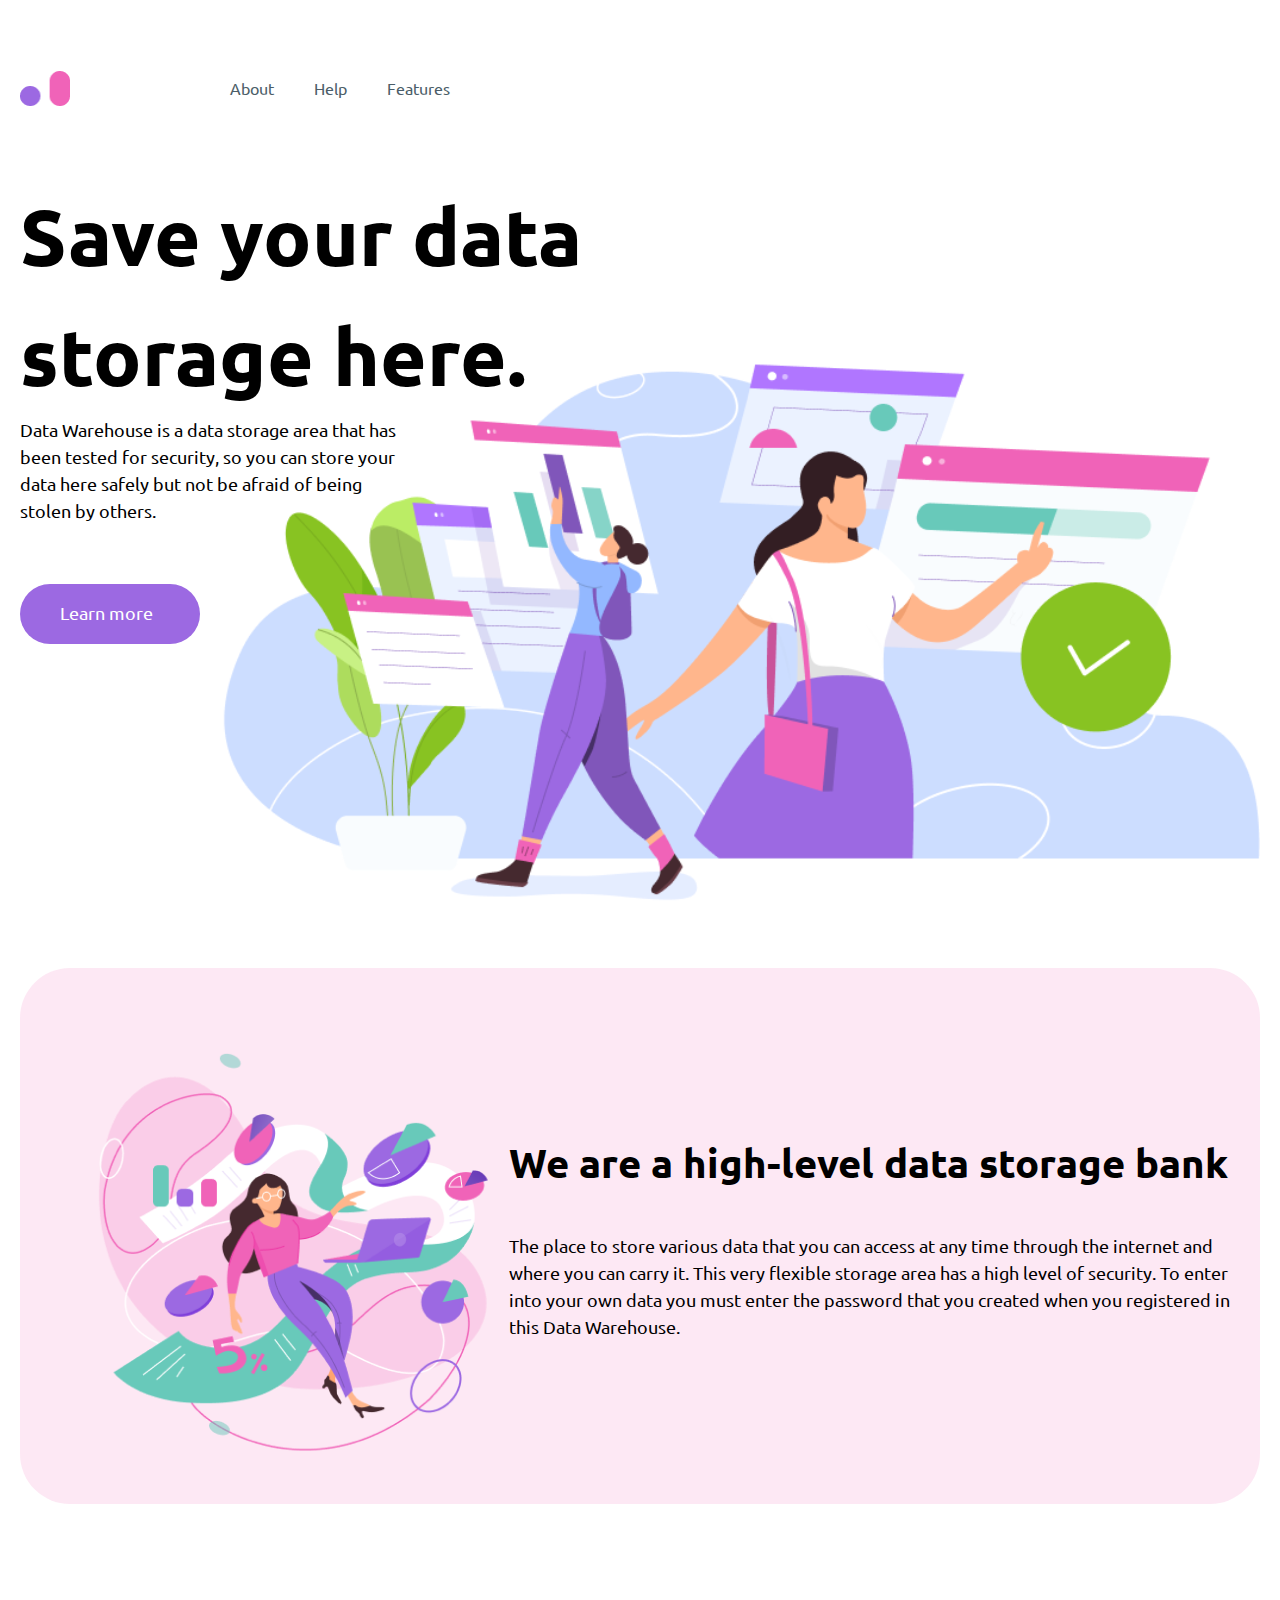
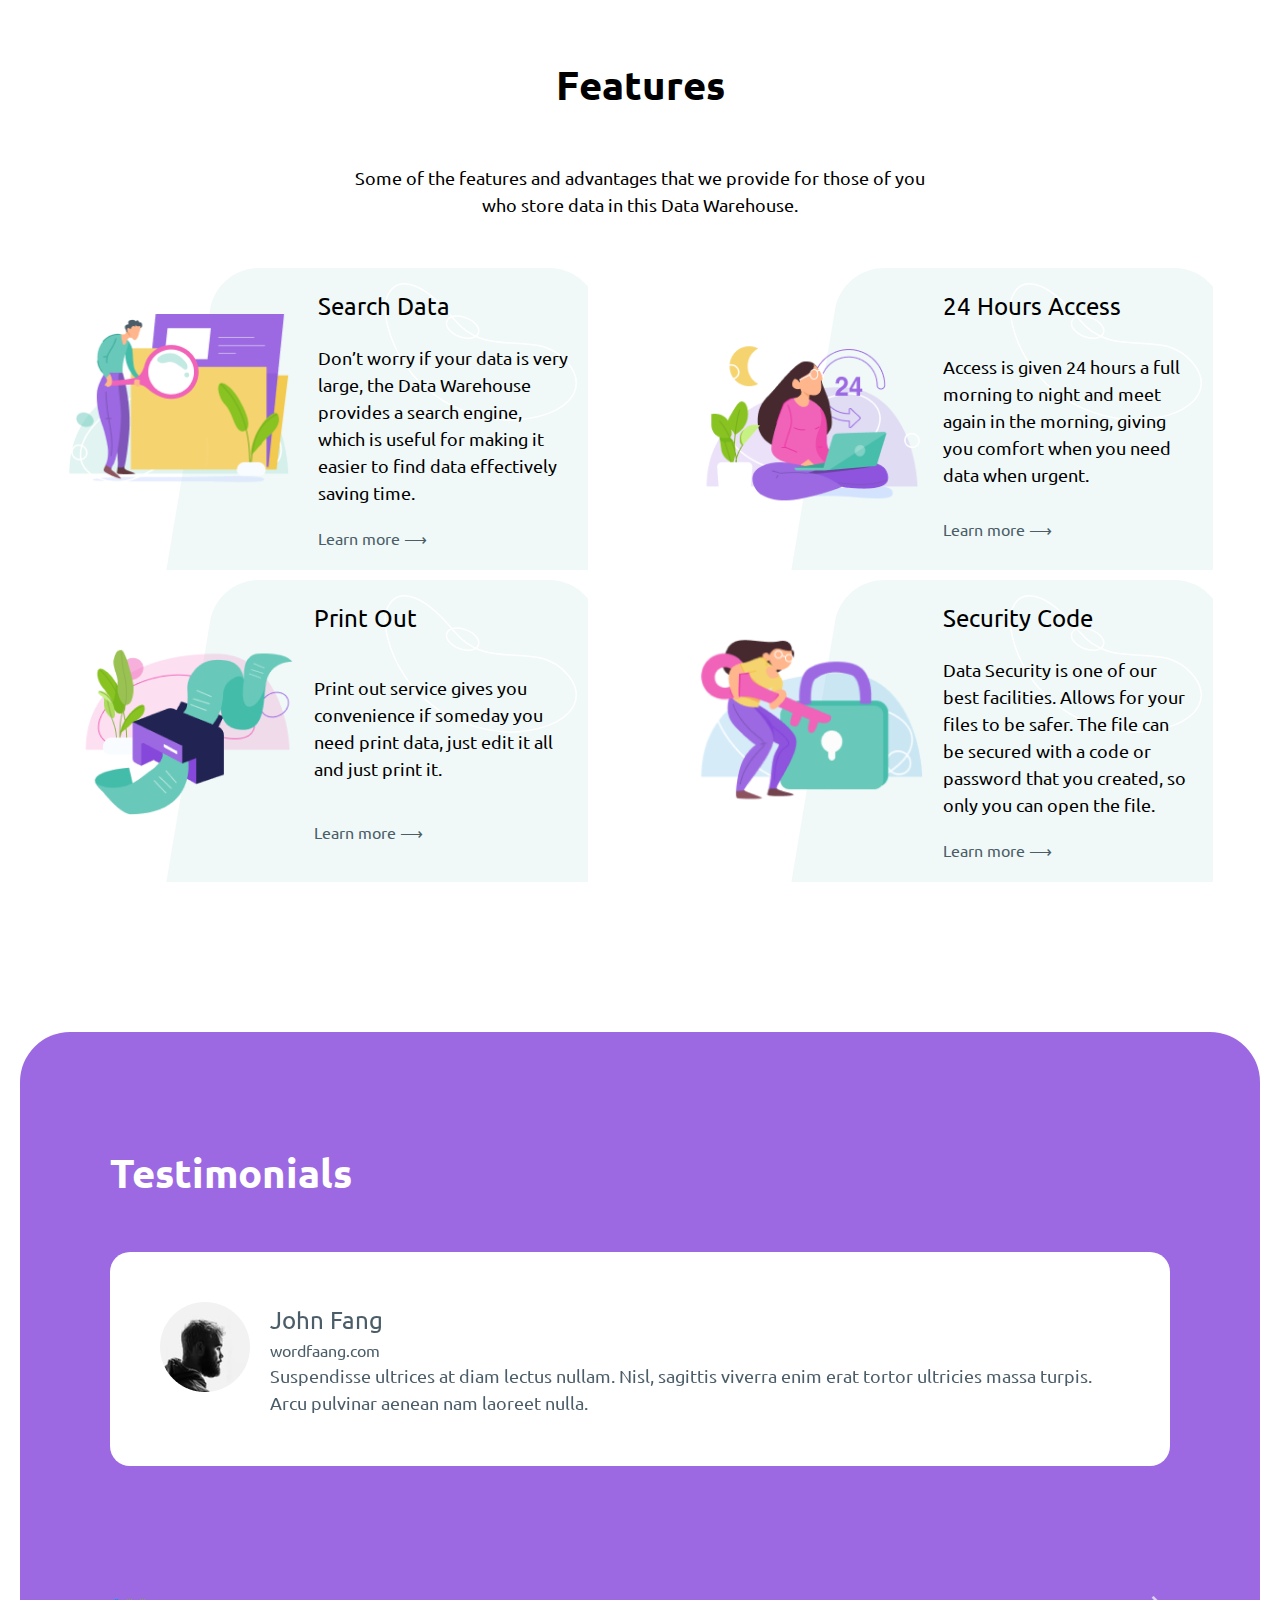
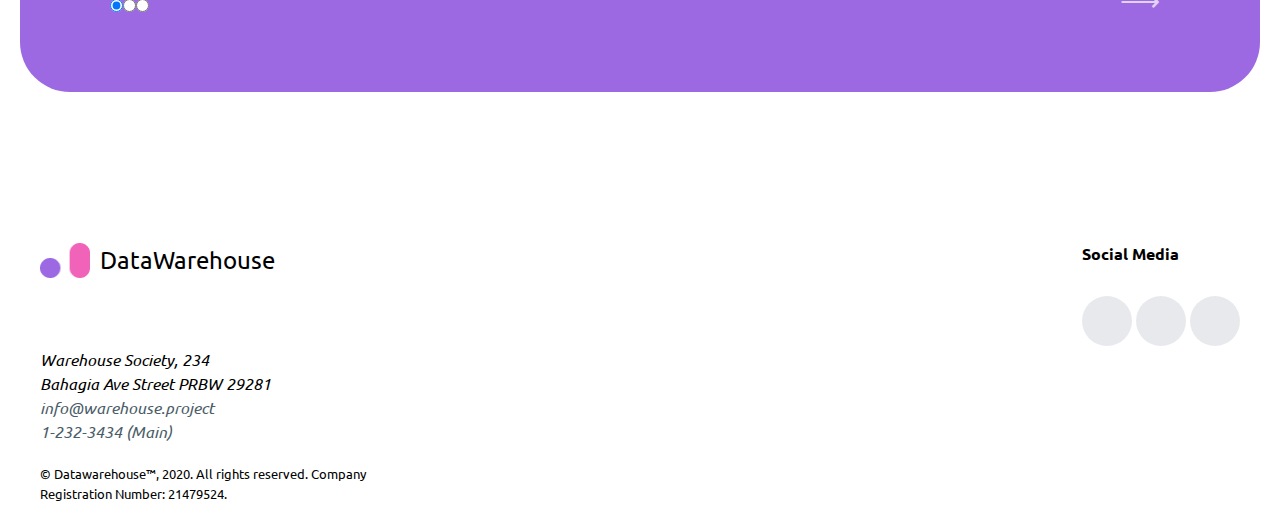
<file: index.html>
<!DOCTYPE html>
<html lang="en">
<head>
    <meta charset="UTF-8">
    <meta name="viewport" content="width=device-width, initial-scale=1.0">
    <link href="assets/styles/style.css" rel="stylesheet">
    <link href="assets/styles/reset.css" rel="stylesheet">
    <link href="assets/styles/carousel.css" rel="stylesheet">
    <link rel="icon" type="image/png" href="assets/img/logo.png">
    <link rel="preconnect" href="https://fonts.googleapis.com">
    <link rel="preconnect" href="https://fonts.gstatic.com" crossorigin>
    <link href="https://fonts.googleapis.com/css2?family=Ubuntu:wght@300;400;500;700&display=swap" rel="stylesheet">
    <title>DataWarehouse</title>
</head>
<body>
    <div class="container">
        <header class="header">
            <img  class="logo-img" src="assets/img/logo.png" alt="Logo">
            <nav class="nav">
                <ul class="nav-list">
                    <li class="nav-item"><a href="#contacts" class="nav-link">About</a></li>
                    <li class="nav-item"><a href="#contacts" class="nav-link">Help</a></li>
                    <li class="nav-item"><a href="#features" class="nav-link">Features</a></li>
                </ul>
            </nav>
        </header>
        <main>
            <section class="hero">
                <h1 class="hero-title">Save your data<br>storage here.</h1>
                <p class="hero-description">
                    Data Warehouse is a data storage area that has been
                    tested for security, so you can store your data here
                    safely but not be afraid of being stolen by others.
                </p>
                <a class="hero-button" href="#features">Learn more</a>
            </section>
            <section class="promo">
                <img class="promo-img" src="assets/img/promo.png" alt="Promo img">
                <div class="promo-content">
                    <h2 class="promo-content-title">We are a high-level data storage bank</h2>
                    <p>
                        The place to store various data that you can access at any time through the internet  and where you can carry it.
                        This very flexible storage area has a high level of security.
                        To enter into your own data you must enter the password that you created when you registered in this Data Warehouse.
                    </p>
                </div>
            </section>
            <section id="features">
                <div class="features-title">
                    <h2>Features</h2>
                    <p>Some of the features and advantages that we provide for those of you who store data in this Data Warehouse.</p>
                </div>
                <div class="features-card-lists">
                    <div class="features-card card-1">
                        <img src="assets/img/search.png" alt="search img">
                        <div class="feature-card-wrapper">
                            <h3 >Search Data</h3>
                            <p>
                                Don’t worry if your data is very large, the Data Warehouse provides
                                a search engine, which is useful for making it easier to find data effectively saving time.
                            </p>
                            <a href="#" class="features-card-link">Learn more &#10230</a>
                        </div>
                    </div>
                    <div class="features-card card-2">
                        <img src="assets/img/access.png" alt="access img">
                        <div class="feature-card-wrapper">
                            <h3>24 Hours Access</h3>
                            <p>
                                Access is given 24 hours a full morning to night and
                                meet again in the morning, giving you comfort when
                                you need data when urgent.
                            </p>
                            <a href="#" class="features-card-link">Learn more &#10230</a>
                        </div>
                    </div>
                    <div class="features-card card-3">
                        <img src="assets/img/print.png" alt="print img">
                        <div class="feature-card-wrapper">
                            <h3>Print Out</h3>
                            <p>
                                Print out service gives you convenience if someday
                                you need print data, just edit it all and just print it.
                            </p>
                            <a href="#" class="features-card-link">Learn more  &#10230</a>
                        </div>
                    </div>
                    <div class="features-card card-4">
                        <img src="assets/img/security.png" alt="security img">
                        <div class="feature-card-wrapper">
                            <h3>Security Code</h3>
                            <p>
                                Data Security is one of our best facilities. Allows for your files
                                to be safer. The file can be secured with a code or password that
                                you created, so only you can open the file.
                            </p>
                            <a href="#" class="features-card-link">Learn more &#10230</a>
                        </div>
                    </div>
                </div>
            </section>
            <section class="testimonials">
                <h2>Testimonials</h2>
                <div class="carousel">
                    <input class="car-input" type="radio" id="car0" name="car" checked="checked"/>
                    <div></div>
                    <input class="car-input" type="radio" id="car1" name="car"/>
                    <div>
                        <label class="carousel-arrow" for="car0"></label>
                        <div class="carousel-item">
                            <div class="carousel-item-wrapper">
                                <img src="assets/img/JohnFang.png" alt="John Fang img">
                                <div>
                                    <h3 class="carousel-card-title">John Fang </h3>
                                    <a href="#" class="carousel-card-link">wordfaang.com</a>
                                    <p class="carousel-card-description">
                                        Suspendisse ultrices at diam lectus nullam.
                                        Nisl, sagittis viverra enim erat tortor ultricies massa turpis. Arcu pulvinar aenean nam laoreet nulla.
                                    </p>
                                </div>
                            </div>
                        </div>
                    </div>

                    <input class="car-input" type="radio" id="car2" name="car"/>
                    <div>
                        <label class="carousel-arrow" for="car1"></label>
                        <div class="carousel-item">
                            <div class="carousel-item-wrapper">
                                <img src="assets/img/JenyDoe.png" alt="Jeny Doe img">
                                <div>
                                    <h3 class="carousel-card-title">Jeny Doe </h3>
                                    <a href="#" class="carousel-card-link">UX Engineer</a>
                                    <p class="carousel-card-description">
                                        Suspendisse ultrices at diam lectus nullam. Nisl, sagittis viverra enim erat tortor
                                    </p>
                                </div>
                            </div>
                        </div>
                    </div>
                    <input class="car-input" type="radio" id="car3" name="car"/>
                    <div>
                        <label class="carousel-arrow" for="car2"></label>
                        <div class="carousel-item">
                            <div class="carousel-item-wrapper">
                                <img src="assets/img/William.png" alt=" William img">
                                <div>
                                    <h3 >William</h3>
                                    <a href="#" class="carousel-card-link">Web Designer</a>
                                    <p class="carousel-card-description">
                                        Suspendisse ultrices at diam lectus nullam. Nisl, sagittis viverra enim erat tortor
                                    </p>
                                </div>
                            </div>
                        </div>
                    </div>
                    <label class="carousel-arrow" for="car3"></label>
                </div>
            </section>
        </main>

        <footer class="footer">
            <div id="contacts">
                <div class="footer-logo">
                    <img  class="logo-img" src="assets/img/logo.png" alt="Logo">
                    <h3>DataWarehouse</h3>
                </div>
                <address class="contact-address">
                    Warehouse Society, 234 <br>
                    Bahagia Ave Street  PRBW 29281
                    <a href="mailto:info@warehouse.project">info@warehouse.project<br></a>
                    <a href="tel: 12323434"> 1-232-3434 (Main)</a>
                </address>
                <small>© Datawarehouse™, 2020. All rights reserved.
                    Company Registration Number: 21479524.
                </small>

            </div>
            <div class="social-icons">
                <h4>Social Media</h4>
                <a class="social-icon " href="#" title="..." target="_blank" rel="noopener"></a>
                <a class="social-icon " href="#" title="..." target="_blank" rel="noopener"></a>
                <a class="social-icon " href="#" title="..." target="_blank" rel="noopener"></a>
            </div>
        </footer>
    </div>
</body>
</html>
</file>
<file: assets/styles/style.css>
body{
    font-family: 'ubuntu', sans-serif;

}
h2{
    font-weight: 700;
    font-size: 40px;
}
h3{
    font-weight: 400;
    font-size: 24px;
}
p{
    font-size: 18px;
}
.container{
    max-width: 1280px;
    margin: 0 auto;
    padding: 0 20px;
    min-width: 380px;
}
.header{
    display: flex;
    margin: 60px 0;
}
.nav-list{
    display: flex;
    list-style: none;
    padding-left: 120px;
}
.nav-item{
    padding-left: 40px;
}
a{
    color: #4B5D68;
    text-decoration: none;
}
a:hover{
    color: #212353;
    font-weight: 500;
}
.nav-link{
    text-decoration: none;
}
.logo-img{
    width: 50px;
    height: 35px;
    margin: auto 0;
}
.hero{
    background-image: url("../img/hero.svg");
    min-height: 742px;
    height: 100%;
    width: 100%;
    background-repeat: no-repeat;
    background-size: 85%;
    background-position-x: right;
    background-position-y: bottom;
    margin-bottom: 50px;
}
.hero-title{
    font-weight: 700;
    font-size: 80px;
    margin: 0;

}
.hero-description{
    max-width: 380px;
}
.hero-button{
    color: #FFF;
    display: block;
    width: 180px;
    height: 60px;
    border-radius: 50px;
    background: #9C69E2;
    padding: 15px 40px;
    font-size: 18px;
    text-decoration: none;
    margin: 60px 0;
}
.hero-button:hover{
    filter: invert(30%);
}
.promo{
    display: flex;
    border-radius: 50px;
    background: #F063B826;
    padding: 20px;
}
.promo-img{
    object-fit: contain;
}
.promo-content{
    margin: auto;
}
.promo-content-title{
    padding-bottom: 40px;
}
.features-title{
    max-width: 700px;
    text-align: center;
    margin: 150px auto 0;
}
.features-title p{
    padding: 50px;
}
.features-card-lists{
    display: flex;
    justify-content: space-around;
    flex-wrap: wrap;
    gap: 10px;
}
.features-card{
    display: flex;
    max-width: 520px;
    background-image: url("../img/bg-card.svg");

}
.features-card img{
    margin: auto;
    max-width: 230px;
}
.feature-card-wrapper {
    display: flex;
    flex-wrap: wrap;
    margin: 20px;
}
.feature-card-wrapper p{
    padding: 20px 0;
}
.features-card-link{
    display: flex;
}
.arrow{
    max-width: 30px;
    padding-left: 10px;
    height: 14px;
}
.testimonials{
    background: #9C69E2;
    border-radius: 50px;
    color: #FFFFFF;
    margin: 150px 0;
    padding: 60px 90px;
}
.testimonials h2{
    padding: 50px 0;
}
.footer{
    display: flex;
    margin: 20px;
    justify-content: space-between;
}
.footer-logo{
    display: flex;
    gap: 10px;
    margin-bottom: 50px;
}
#contacts{
    width: 335px;
    display: flex;
    flex-flow: column;
    gap: 20px;

}
.social-icon{
    display: inline-block;
    width: 50px;
    height: 50px;
    border-radius: 50px;
    background: #212353;
    opacity: 0.1;
}
.social-icons h4{
    margin-bottom: 30px;
}
@media (max-width: 680px) {
    .hero-title{
        font-size: 60px;
    }
    .features-card{
        display: block;
    }
    .promo{
        display: block;
    }
    .testimonials{
        padding: 60px;
    }
    .footer-logo{
        display: block;
    }
    .nav-list{
        padding-left: 40px;
    }
}
</file>
<file: assets/styles/carousel.css>
.comments{
    background-color: rgba(255, 255, 255, 0.1);
}
.car-input{
    margin: auto 0 20px;
}
#car3{
    display: none;
}
.carousel{
    display: flex;
    position: relative;
    max-width: 1120px;
    min-height: 380px;
    margin: 0 auto;
    overflow: hidden;
}
.carousel-item {
    position: absolute;
    z-index: 1;
    top: 0;
    display: none;
    /*width: 70%;*/
    width: inherit;
    /*height: 300px;*/
    /*min-width: 645%;*/
    background-color: #FFFFFF;
    color: #4B5D68;
    border-radius: 20px;
    transition: left 0.5s, transform 0.5s;
    will-change: transform;
    backface-visibility: hidden;
    /*margin: 0 15%;*/
}
.carousel-item-wrapper{
    display: inline-flex;
    padding: 50px;
    gap: 20px;
    min-width: 100%;
}
.carousel-item-wrapper img{
    height: 90px;
}
.carousel-arrow {
    display: none;
    position: absolute;
    /*top: 85%;*/
    bottom: 0;
    z-index: 3;
    opacity: 0.7;
    color: #fff;
    cursor: pointer;
    padding: 10px;
    font-size: 28px;
}

input:checked+div~div~div~div .carousel-item {background-image: none !important;}
input:checked+div *, input:checked+div+input+div .carousel-item, input:checked+div+input+div+input+div * {display: block;}

input:checked+div .carousel-item {left: -100%; transform: scale(0.4);}
input:checked+div+input+div .carousel-item {left: 0; transform: scale(1);}
input:checked+div+input+div+input+div .carousel-item {left: 100%; transform: scale(0.4);}

input:checked+div .carousel-arrow {right: 40px;}
input:checked+div+input+div+input+div .carousel-arrow {right: 0;}

input:checked+div .carousel-arrow:before {content: '\27F5';}
input:checked+div+input+div+input+div .carousel-arrow:before{content: '\27F6'; }

@media (max-width: 680px) {
    .carousel-item-wrapper{
        display: block;
    }
    .carousel{
        min-height: 600px;
    }
}
</file>
